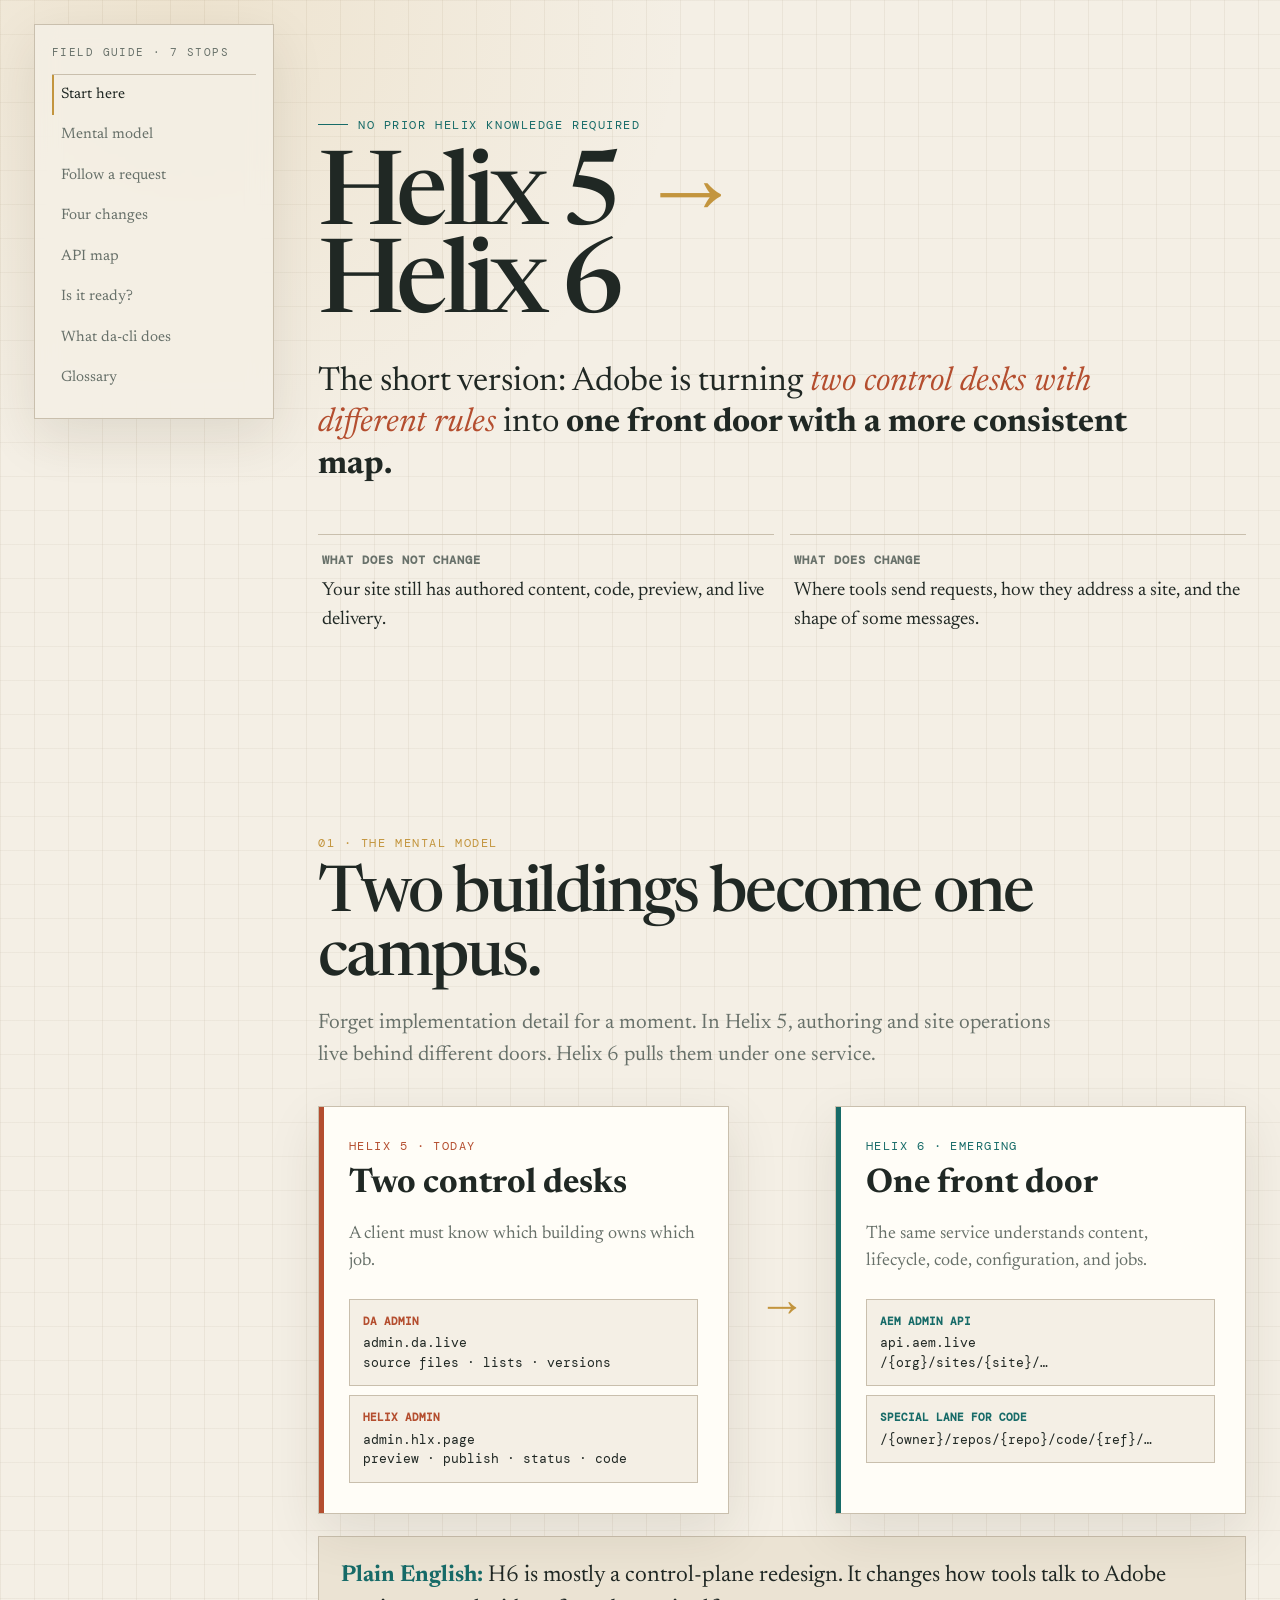
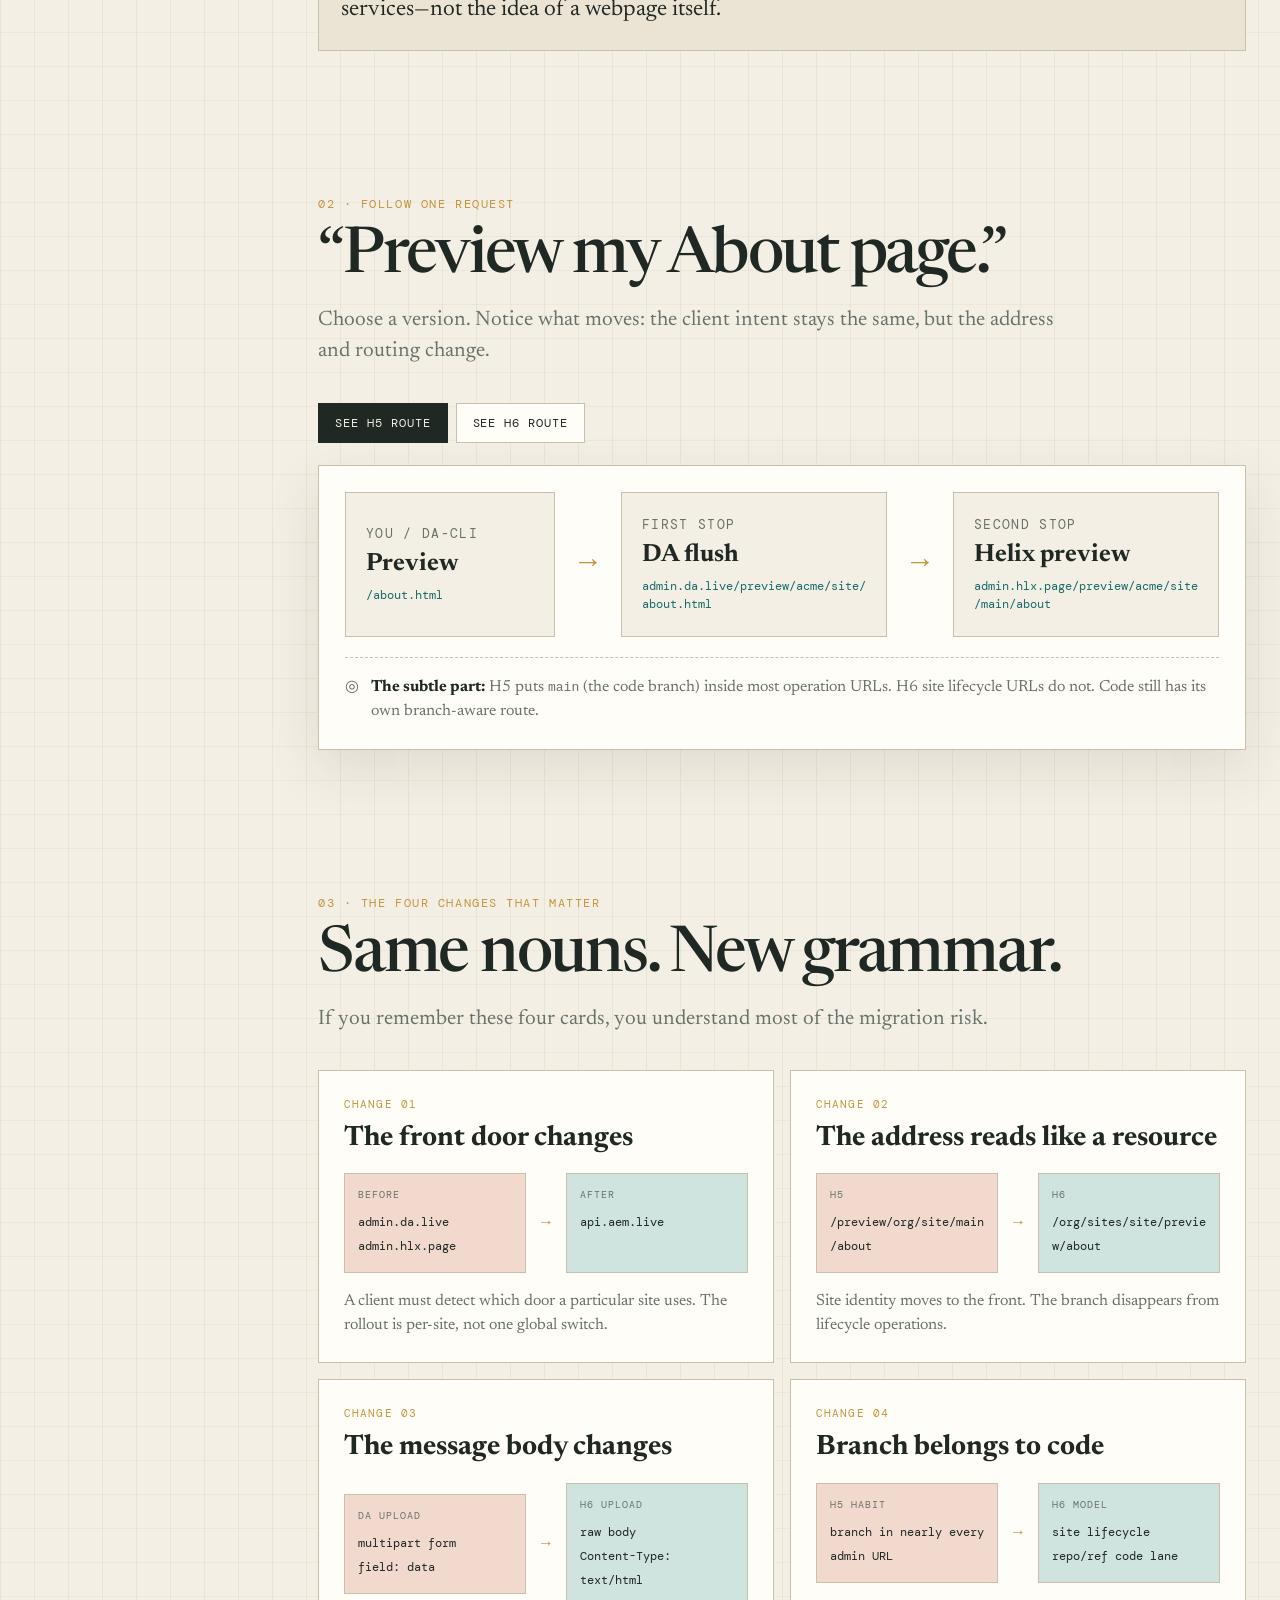
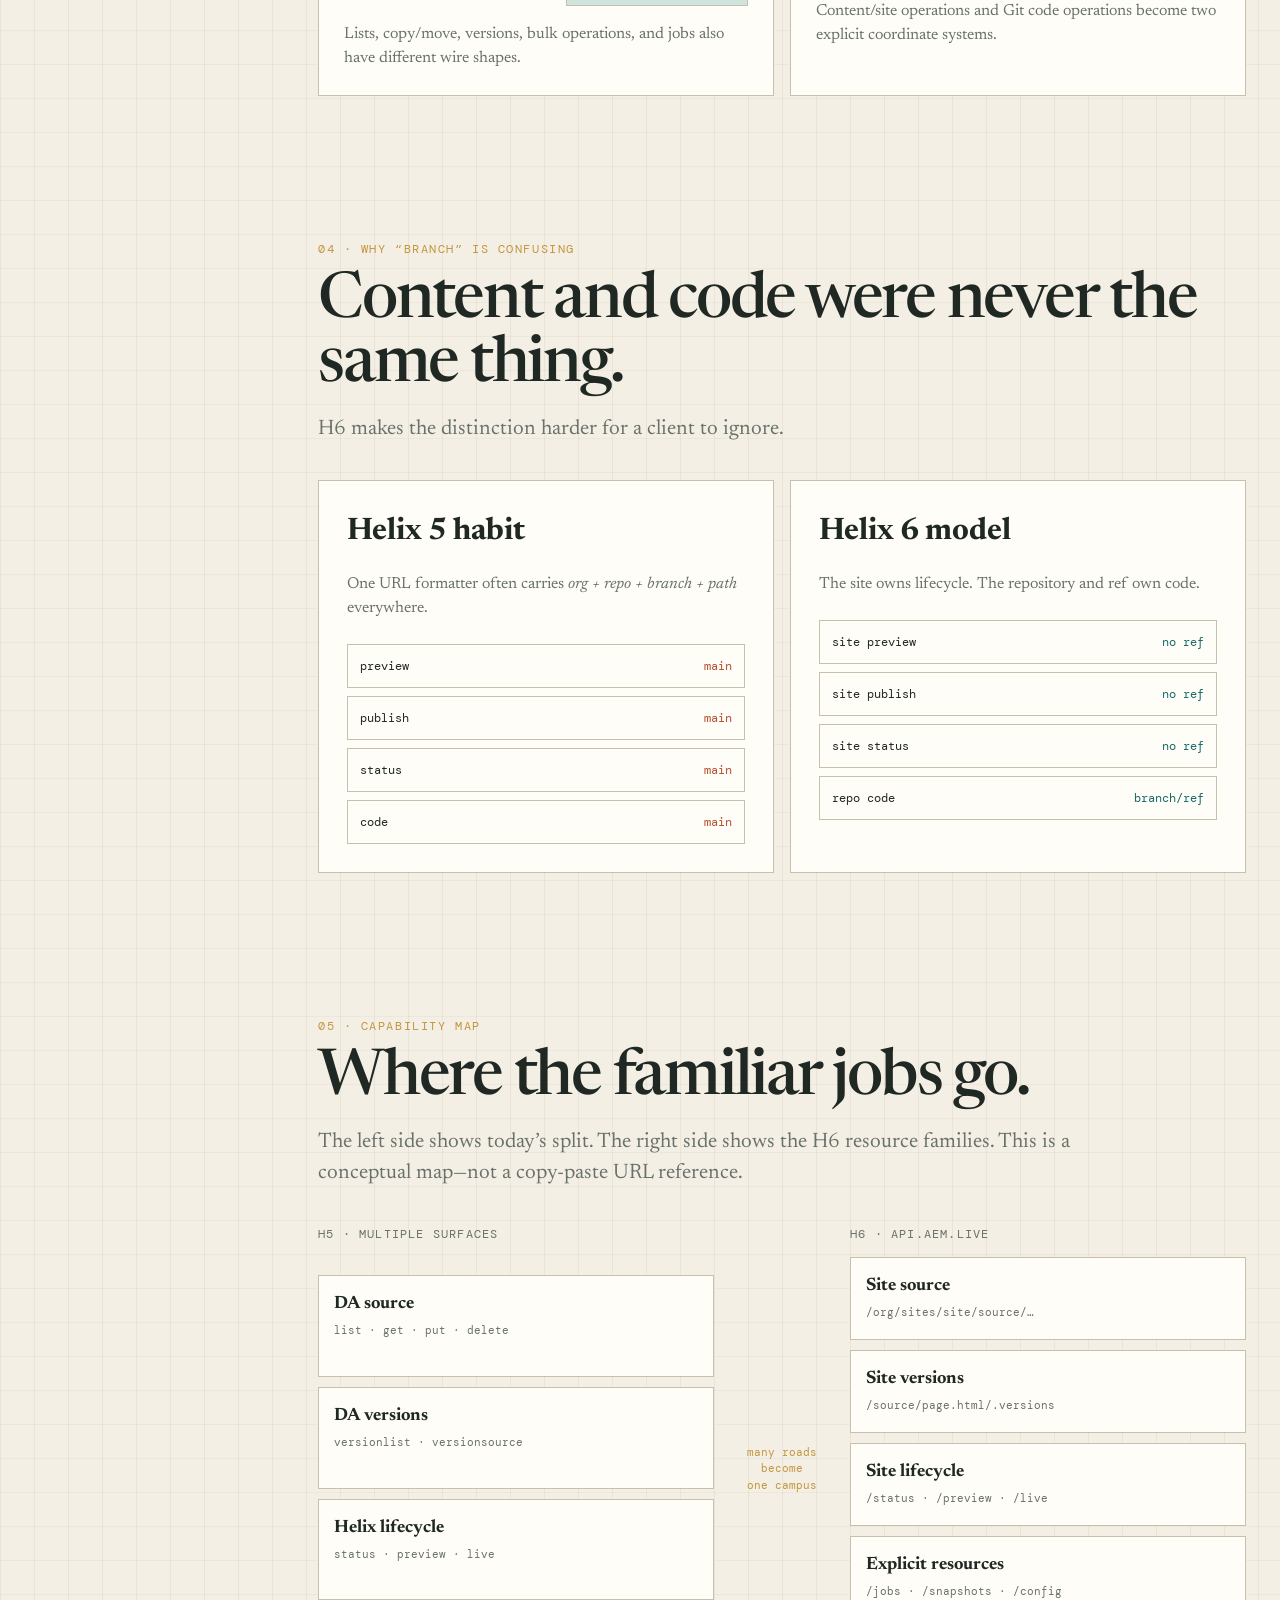
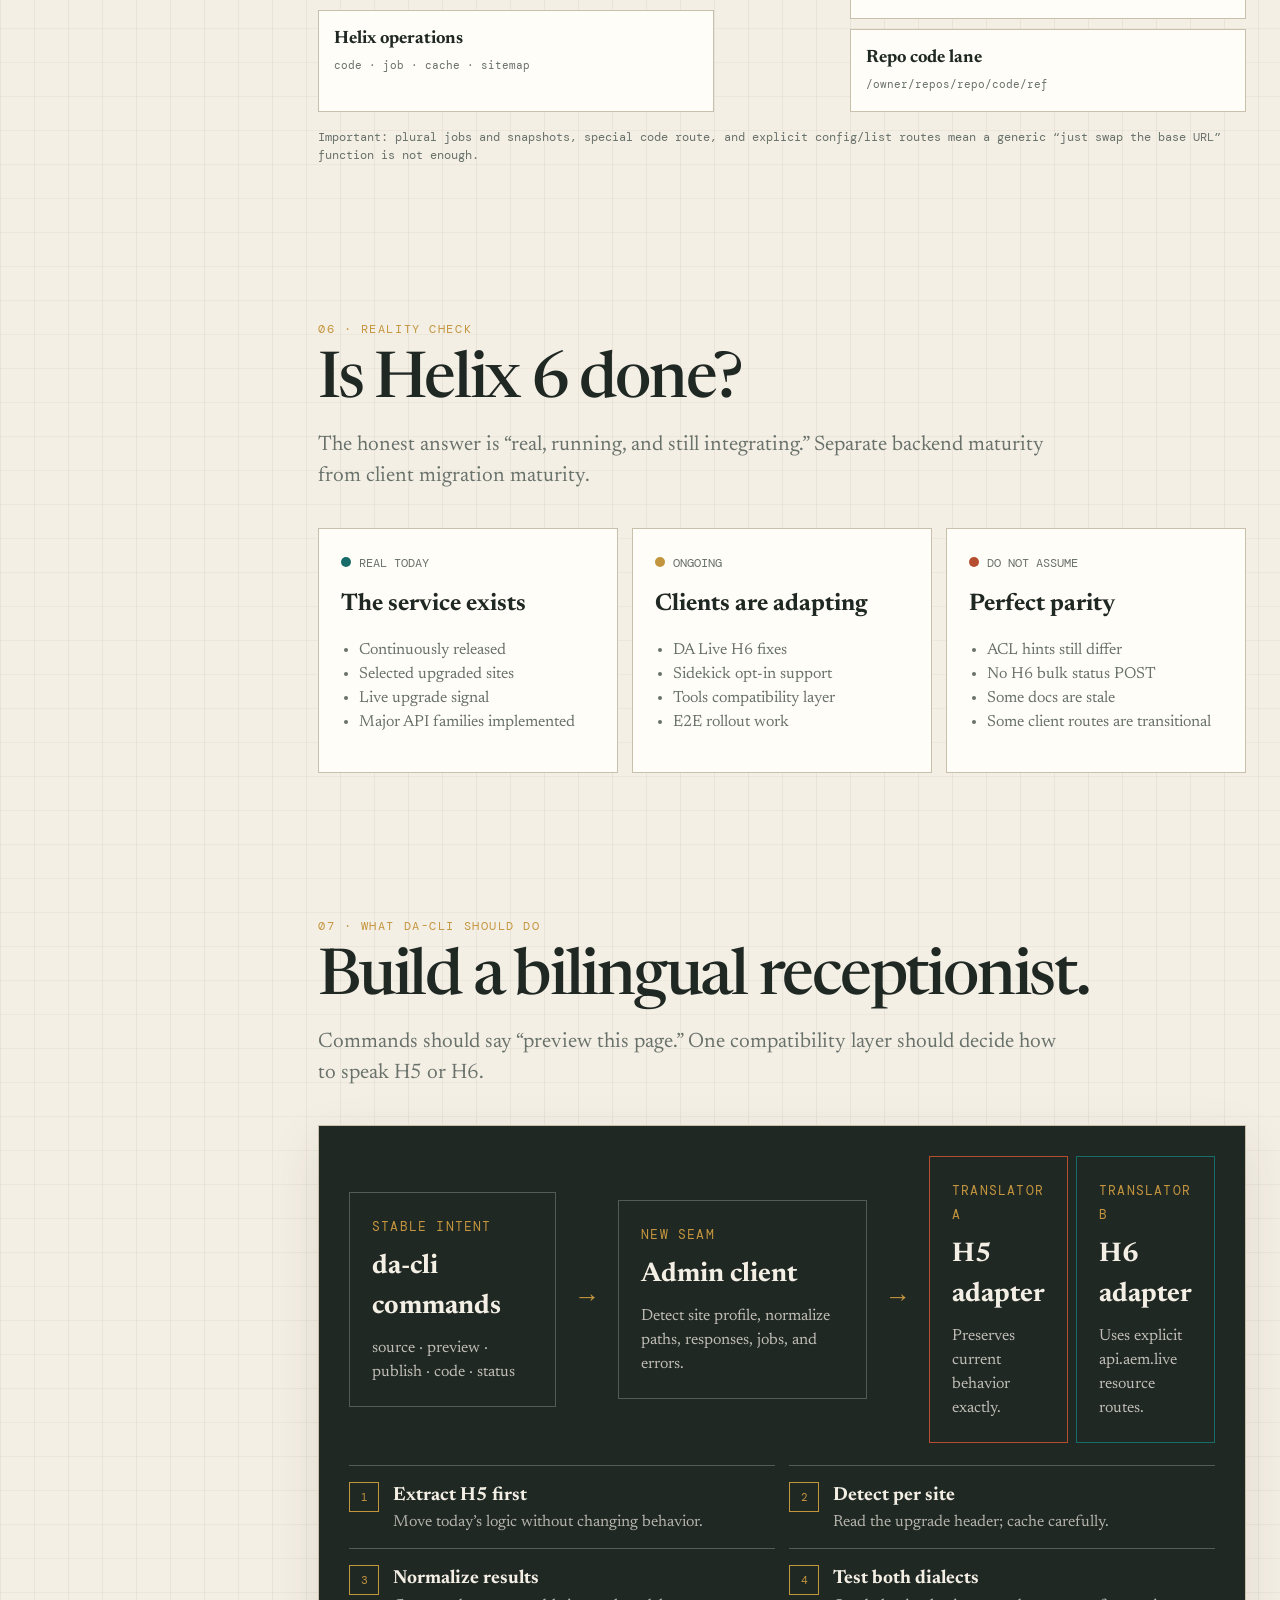
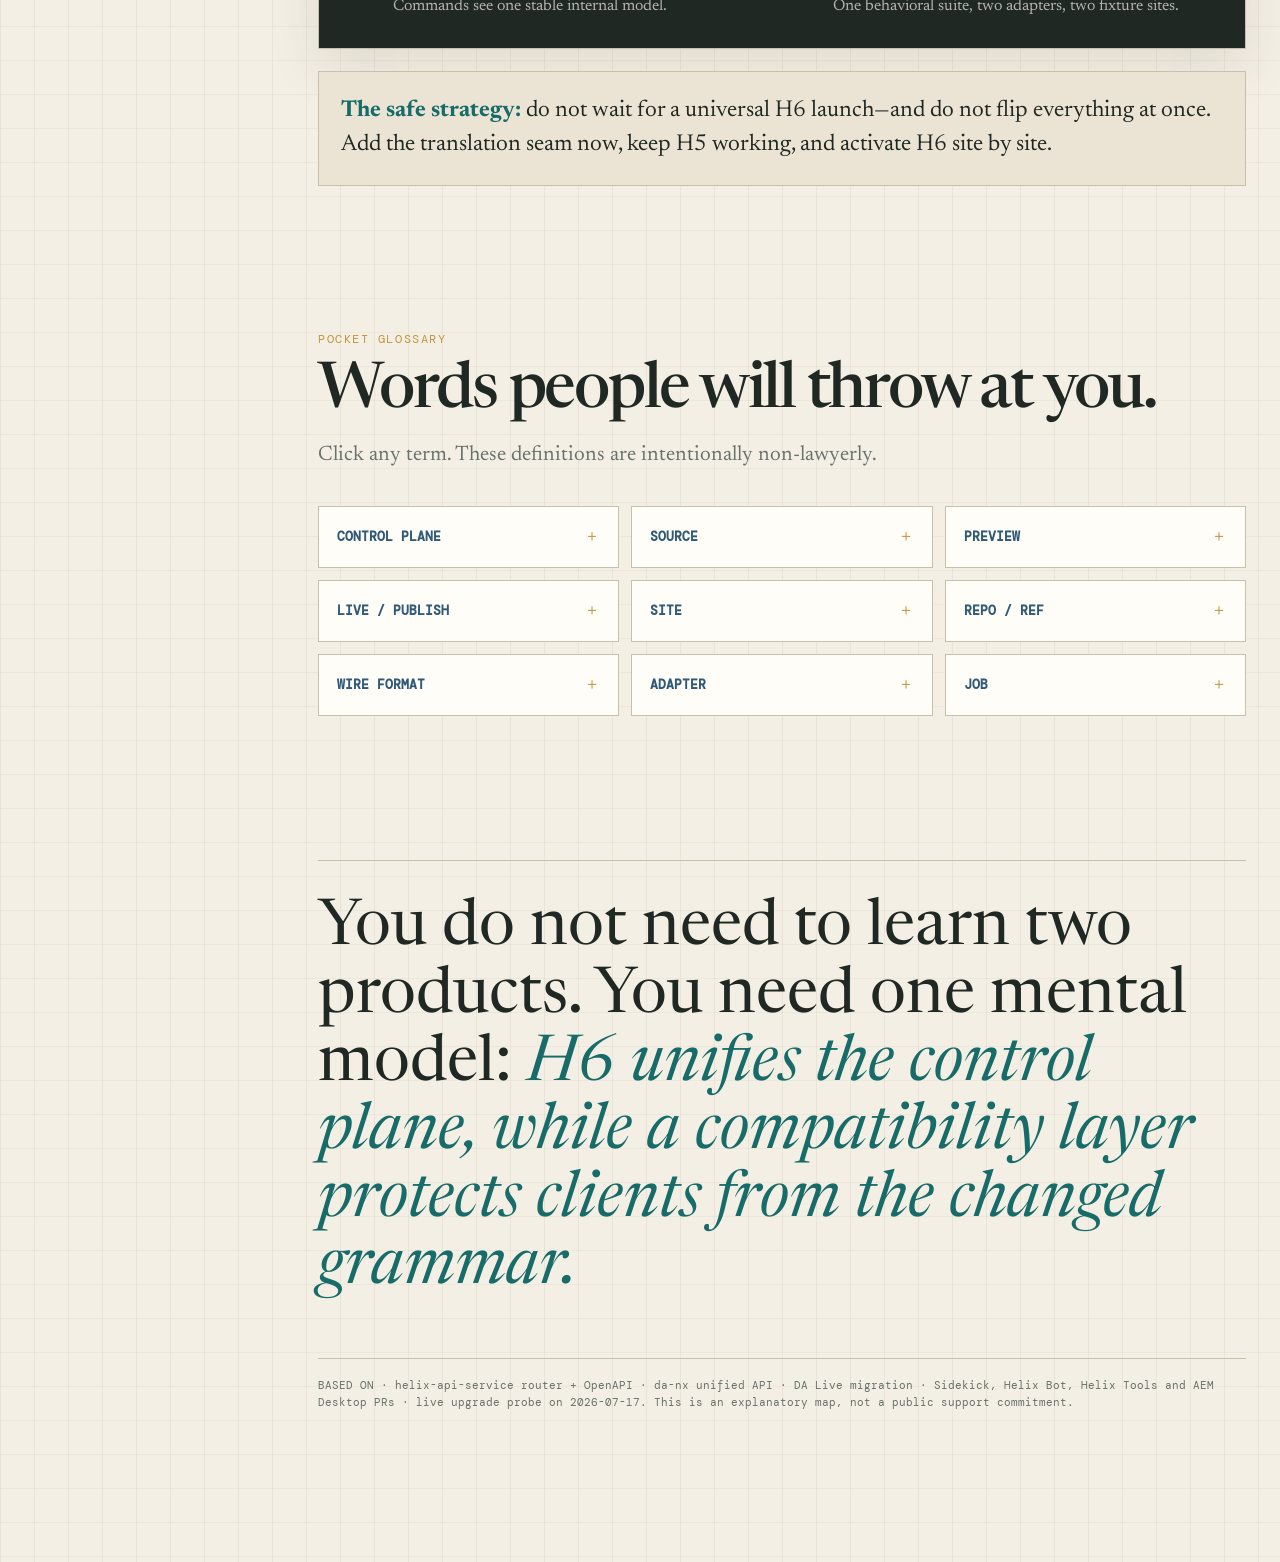
<file: visuals/helix-5-to-helix-6.html>
<!doctype html>
<html lang="en">
<head>
<meta charset="utf-8">
<meta name="viewport" content="width=device-width,initial-scale=1">
<meta name="color-scheme" content="light dark">
<title>Helix 5 → Helix 6 — the “I know nothing” field guide</title>
<link rel="preconnect" href="https://fonts.googleapis.com">
<link rel="preconnect" href="https://fonts.gstatic.com" crossorigin>
<link href="https://fonts.googleapis.com/css2?family=DM+Mono:wght@400;500&family=Newsreader:opsz,wght@6..72,400;6..72,500;6..72,650&display=swap" rel="stylesheet">
<style>
:root{
  --paper:#f4efe5;--paper-2:#ebe3d3;--ink:#202824;--muted:#68716a;--line:#c9bfad;
  --h5:#b44e2f;--h5-soft:#f1d9ce;--h6:#176b68;--h6-soft:#cfe4de;--gold:#c3953e;
  --blue:#315a78;--white:#fffdf7;--shadow:0 18px 50px rgba(48,39,24,.10);
  --serif:"Newsreader",Georgia,serif;--mono:"DM Mono",ui-monospace,monospace;
}
@media(prefers-color-scheme:dark){:root{
  --paper:#17201d;--paper-2:#202b27;--ink:#f1ebdf;--muted:#aeb8b0;--line:#3d4b45;
  --h5:#e78361;--h5-soft:#4b2d24;--h6:#69c7bd;--h6-soft:#193d39;--gold:#e0b967;
  --blue:#83adc9;--white:#222c28;--shadow:0 18px 55px rgba(0,0,0,.25);
}}
*{box-sizing:border-box}html{scroll-behavior:smooth}body{margin:0;background:
  radial-gradient(circle at 15% 0%,color-mix(in srgb,var(--gold) 13%,transparent),transparent 31rem),
  linear-gradient(90deg,color-mix(in srgb,var(--line) 24%,transparent) 1px,transparent 1px),
  linear-gradient(color-mix(in srgb,var(--line) 18%,transparent) 1px,transparent 1px),var(--paper);
  background-size:auto,34px 34px,34px 34px,auto;color:var(--ink);font-family:var(--serif);line-height:1.5}
button,a{font:inherit}button{color:inherit}.shell{display:grid;grid-template-columns:240px minmax(0,1fr);gap:44px;max-width:1440px;margin:auto;padding:24px 34px 80px}
nav{position:sticky;top:22px;height:max-content;border:1px solid var(--line);background:color-mix(in srgb,var(--paper) 88%,transparent);backdrop-filter:blur(12px);padding:19px 17px;box-shadow:var(--shadow)}
.nav-mark{font-family:var(--mono);font-size:11px;letter-spacing:.13em;text-transform:uppercase;color:var(--muted);padding-bottom:13px;border-bottom:1px solid var(--line)}
nav a{display:block;text-decoration:none;color:var(--muted);padding:9px 7px;border-left:2px solid transparent;font-size:15px}nav a:hover,nav a.active{color:var(--ink);border-color:var(--gold)}
main{min-width:0}.hero{min-height:82vh;display:flex;flex-direction:column;justify-content:center;padding:50px 0 70px}.embedded .hero{min-height:780px}
.eyebrow{font-family:var(--mono);text-transform:uppercase;letter-spacing:.13em;font-size:12px;color:var(--h6);display:flex;align-items:center;gap:10px}.eyebrow:before{content:"";width:30px;height:1px;background:currentColor}
h1{font-size:clamp(54px,8vw,116px);line-height:.86;letter-spacing:-.055em;margin:22px 0 30px;max-width:1040px;font-weight:500}h1 .arrow{color:var(--gold);font-style:italic}.lede{font-size:clamp(22px,2.6vw,34px);line-height:1.25;max-width:820px;margin:0}.lede em{color:var(--h5)}
.hero-bottom{display:grid;grid-template-columns:1fr 1fr;gap:16px;margin-top:48px}.truth{border-top:1px solid var(--line);padding:16px 4px}.truth b{font-family:var(--mono);font-size:12px;text-transform:uppercase;letter-spacing:.08em;display:block;color:var(--muted);margin-bottom:8px}.truth span{font-size:19px}
section{padding:72px 0;scroll-margin-top:35px}.section-kicker{font-family:var(--mono);font-size:12px;color:var(--gold);letter-spacing:.13em;text-transform:uppercase}.section-head{font-size:clamp(38px,5vw,68px);line-height:1;letter-spacing:-.035em;margin:12px 0 16px;font-weight:500}.section-intro{font-size:21px;color:var(--muted);max-width:760px;margin:0 0 35px}
.big-idea{display:grid;grid-template-columns:1fr 70px 1fr;gap:18px;align-items:stretch}.era{border:1px solid var(--line);background:var(--white);padding:30px;box-shadow:var(--shadow);position:relative;overflow:hidden}.era:before{content:"";position:absolute;inset:0 auto 0 0;width:5px;background:var(--era)}.era.h5{--era:var(--h5)}.era.h6{--era:var(--h6)}.era-label{font-family:var(--mono);font-size:12px;letter-spacing:.12em;text-transform:uppercase;color:var(--era)}.era h3{font-size:34px;line-height:1.05;margin:12px 0}.era p{font-size:18px;color:var(--muted)}.building{display:grid;gap:9px;margin-top:24px}.door{font-family:var(--mono);font-size:13px;border:1px solid var(--line);padding:13px;background:var(--paper)}.door strong{display:block;color:var(--era);font-size:11px;margin-bottom:4px;text-transform:uppercase}.merge-arrow{display:grid;place-items:center;font-size:48px;color:var(--gold)}
.caption{font-family:var(--mono);font-size:12px;color:var(--muted);margin-top:16px}.plain-box{border:1px solid var(--line);background:var(--paper-2);padding:22px;margin-top:22px;font-size:23px}.plain-box strong{color:var(--h6)}
.switcher{display:flex;gap:8px;margin:0 0 22px}.switcher button{border:1px solid var(--line);padding:10px 16px;background:var(--white);cursor:pointer;font-family:var(--mono);font-size:12px;text-transform:uppercase;letter-spacing:.08em}.switcher button[aria-pressed=true]{background:var(--ink);color:var(--paper);border-color:var(--ink)}
.request-stage{border:1px solid var(--line);background:var(--white);padding:26px;box-shadow:var(--shadow)}.route{display:grid;grid-template-columns:210px 50px minmax(220px,1fr) 50px minmax(220px,1fr);align-items:center;gap:8px}.route-node{min-height:145px;border:1px solid var(--line);padding:20px;display:flex;flex-direction:column;justify-content:center;background:var(--paper)}.route-node small{font-family:var(--mono);text-transform:uppercase;letter-spacing:.1em;color:var(--muted)}.route-node b{font-size:25px;line-height:1.1;margin:7px 0}.route-node code{font-family:var(--mono);font-size:12px;color:var(--h6);overflow-wrap:anywhere}.route-arrow{text-align:center;font-size:30px;color:var(--gold)}.route-note{display:flex;gap:12px;align-items:flex-start;margin-top:20px;padding-top:17px;border-top:1px dashed var(--line);color:var(--muted)}.route-note b{color:var(--ink)}
.change-grid{display:grid;grid-template-columns:repeat(2,1fr);gap:16px}.change{border:1px solid var(--line);background:var(--white);padding:25px;position:relative}.change-num{font-family:var(--mono);font-size:11px;color:var(--gold);letter-spacing:.1em}.change h3{font-size:28px;line-height:1.1;margin:10px 0}.before-after{display:grid;grid-template-columns:1fr 28px 1fr;align-items:center;gap:6px;margin:20px 0 12px}.mini{padding:13px;border:1px solid var(--line);min-height:100px}.mini.old{background:var(--h5-soft)}.mini.new{background:var(--h6-soft)}.mini label{display:block;font-family:var(--mono);font-size:10px;letter-spacing:.1em;text-transform:uppercase;color:var(--muted);margin-bottom:8px}.mini code{font-family:var(--mono);font-size:12px;overflow-wrap:anywhere}.mini-arrow{text-align:center;color:var(--gold)}.change p{color:var(--muted);margin-bottom:0}
.branch-rail{display:grid;grid-template-columns:1fr 1fr;gap:16px}.rail{border:1px solid var(--line);background:var(--white);padding:28px}.rail h3{font-size:31px;margin:0 0 8px}.rail p{color:var(--muted)}.stack{margin-top:24px;display:grid;gap:8px}.pill{font-family:var(--mono);font-size:12px;border:1px solid var(--line);padding:12px;display:flex;justify-content:space-between;gap:10px}.pill .ref{color:var(--h5)}.h6 .pill .ref{color:var(--h6)}
.map{position:relative;display:grid;grid-template-columns:1fr 100px 1fr;gap:18px}.map-col{display:grid;gap:10px}.map-title{font-family:var(--mono);font-size:12px;text-transform:uppercase;letter-spacing:.1em;color:var(--muted);margin-bottom:4px}.map-card{border:1px solid var(--line);background:var(--white);padding:15px}.map-card b{display:block;font-size:18px}.map-card code{font-family:var(--mono);font-size:11px;color:var(--muted)}.map-mid{display:grid;place-items:center;color:var(--gold);font-family:var(--mono);font-size:11px;text-align:center}.map-mid:before{content:"many roads\A become\A one campus";white-space:pre}
.status-board{display:grid;grid-template-columns:repeat(3,1fr);gap:14px}.status-card{border:1px solid var(--line);background:var(--white);padding:22px}.status-card .dot{width:10px;height:10px;border-radius:50%;display:inline-block;margin-right:8px}.dot.good{background:var(--h6)}.dot.warn{background:var(--gold)}.dot.bad{background:var(--h5)}.status-card h3{font-size:24px;margin:11px 0}.status-card ul{padding-left:18px;color:var(--muted)}
.adapter{border:1px solid var(--line);background:var(--ink);color:var(--paper);padding:30px;box-shadow:var(--shadow)}.adapter-flow{display:grid;grid-template-columns:1fr 48px 1.2fr 48px 1fr;align-items:center;gap:7px}.adapter-box{border:1px solid color-mix(in srgb,var(--paper) 25%,transparent);padding:22px;min-height:150px}.adapter-box small{font-family:var(--mono);color:var(--gold);text-transform:uppercase;letter-spacing:.09em}.adapter-box h3{font-size:27px;margin:8px 0}.adapter-box p{color:color-mix(in srgb,var(--paper) 75%,transparent);margin:0}.adapter-arrow{text-align:center;color:var(--gold);font-size:26px}.adapter-split{display:grid;grid-template-columns:1fr 1fr;gap:8px}.adapter-split .adapter-box:first-child{border-color:var(--h5)}.adapter-split .adapter-box:last-child{border-color:var(--h6)}
.steps{counter-reset:steps;display:grid;grid-template-columns:repeat(2,1fr);gap:14px;margin-top:22px}.step{counter-increment:steps;border-top:1px solid color-mix(in srgb,var(--paper) 25%,transparent);padding:16px 0 0 44px;position:relative}.step:before{content:counter(steps);position:absolute;left:0;top:16px;width:28px;height:28px;border:1px solid var(--gold);display:grid;place-items:center;font-family:var(--mono);font-size:11px;color:var(--gold)}.step b{display:block;font-size:19px}.step span{color:color-mix(in srgb,var(--paper) 70%,transparent)}
.glossary{display:grid;grid-template-columns:repeat(3,1fr);gap:12px}.term{border:1px solid var(--line);background:var(--white)}.term button{width:100%;text-align:left;border:0;background:none;padding:18px;cursor:pointer}.term b{font-family:var(--mono);font-size:13px;color:var(--blue)}.term span{float:right;color:var(--gold)}.definition{display:none;padding:0 18px 18px;color:var(--muted)}.term.open .definition{display:block}.term.open button span{transform:rotate(45deg)}
.bottom-line{font-size:clamp(36px,5vw,64px);line-height:1.06;border-top:1px solid var(--line);padding-top:35px}.bottom-line em{color:var(--h6)}
.source-note{font-family:var(--mono);font-size:11px;color:var(--muted);border-top:1px solid var(--line);padding-top:18px;margin-top:55px}
[data-view]{display:none}[data-view].show{display:grid}
@media(max-width:980px){.shell{grid-template-columns:1fr;padding:0 20px 60px}nav{z-index:10;top:0;margin:0 -20px;padding:10px 20px;display:flex;gap:4px;overflow:auto;white-space:nowrap;border-width:0 0 1px}.nav-mark{display:none}nav a{display:inline-block;border-left:0;border-bottom:2px solid transparent}.hero{min-height:auto;padding-top:80px}.big-idea{grid-template-columns:1fr}.merge-arrow{transform:rotate(90deg)}.route{grid-template-columns:1fr}.route-arrow{transform:rotate(90deg)}.change-grid,.branch-rail,.status-board,.glossary{grid-template-columns:1fr 1fr}.adapter-flow{grid-template-columns:1fr}.adapter-arrow{transform:rotate(90deg)}.map{grid-template-columns:1fr 54px 1fr}}
@media(max-width:640px){h1{font-size:56px}.hero-bottom,.change-grid,.branch-rail,.status-board,.glossary,.steps,.adapter-split{grid-template-columns:1fr}.map{grid-template-columns:1fr}.map-mid{padding:14px}.map-mid:before{content:"↓ unified under api.aem.live ↓"}.before-after{grid-template-columns:1fr}.mini-arrow{transform:rotate(90deg)}.era,.request-stage,.adapter{padding:20px}.section-head{font-size:43px}.shell{padding-left:15px;padding-right:15px}nav{margin:0 -15px;padding-left:15px}.route-node{min-height:auto}}
@media(prefers-reduced-motion:no-preference){.hero>*{animation:rise .65s both}.hero>*:nth-child(2){animation-delay:.08s}.hero>*:nth-child(3){animation-delay:.16s}.hero>*:nth-child(4){animation-delay:.24s}.change,.status-card,.term{transition:transform .2s ease,box-shadow .2s ease}.change:hover,.status-card:hover,.term:hover{transform:translateY(-3px);box-shadow:var(--shadow)}@keyframes rise{from{opacity:0;transform:translateY(18px)}to{opacity:1;transform:none}}}
</style>
</head>
<body>
<div class="shell">
<nav aria-label="Explainer sections">
  <div class="nav-mark">Field guide · 7 stops</div>
  <a href="#start">Start here</a><a href="#mental-model">Mental model</a><a href="#request">Follow a request</a><a href="#changes">Four changes</a><a href="#map">API map</a><a href="#readiness">Is it ready?</a><a href="#cli">What da-cli does</a><a href="#glossary">Glossary</a>
</nav>
<main>
<header class="hero" id="start">
  <div class="eyebrow">No prior Helix knowledge required</div>
  <h1>Helix 5 <span class="arrow">→</span><br>Helix 6</h1>
  <p class="lede">The short version: Adobe is turning <em>two control desks with different rules</em> into <strong>one front door with a more consistent map.</strong></p>
  <div class="hero-bottom">
    <div class="truth"><b>What does not change</b><span>Your site still has authored content, code, preview, and live delivery.</span></div>
    <div class="truth"><b>What does change</b><span>Where tools send requests, how they address a site, and the shape of some messages.</span></div>
  </div>
</header>

<section id="mental-model">
  <div class="section-kicker">01 · The mental model</div>
  <h2 class="section-head">Two buildings become one campus.</h2>
  <p class="section-intro">Forget implementation detail for a moment. In Helix 5, authoring and site operations live behind different doors. Helix 6 pulls them under one service.</p>
  <div class="big-idea">
    <article class="era h5">
      <div class="era-label">Helix 5 · today</div><h3>Two control desks</h3>
      <p>A client must know which building owns which job.</p>
      <div class="building">
        <div class="door"><strong>DA Admin</strong>admin.da.live<br>source files · lists · versions</div>
        <div class="door"><strong>Helix Admin</strong>admin.hlx.page<br>preview · publish · status · code</div>
      </div>
    </article>
    <div class="merge-arrow" aria-hidden="true">→</div>
    <article class="era h6">
      <div class="era-label">Helix 6 · emerging</div><h3>One front door</h3>
      <p>The same service understands content, lifecycle, code, configuration, and jobs.</p>
      <div class="building">
        <div class="door"><strong>AEM Admin API</strong>api.aem.live<br>/{org}/sites/{site}/…</div>
        <div class="door"><strong>Special lane for code</strong>/{owner}/repos/{repo}/code/{ref}/…</div>
      </div>
    </article>
  </div>
  <div class="plain-box"><strong>Plain English:</strong> H6 is mostly a control-plane redesign. It changes how tools talk to Adobe services—not the idea of a webpage itself.</div>
</section>

<section id="request">
  <div class="section-kicker">02 · Follow one request</div>
  <h2 class="section-head">“Preview my About page.”</h2>
  <p class="section-intro">Choose a version. Notice what moves: the client intent stays the same, but the address and routing change.</p>
  <div class="switcher" role="group" aria-label="Select Helix version">
    <button id="show-h5" aria-pressed="true">See H5 route</button><button id="show-h6" aria-pressed="false">See H6 route</button>
  </div>
  <div class="request-stage">
    <div class="route show" data-view="h5">
      <div class="route-node"><small>You / da-cli</small><b>Preview</b><code>/about.html</code></div><div class="route-arrow">→</div>
      <div class="route-node"><small>First stop</small><b>DA flush</b><code>admin.da.live/preview/acme/site/about.html</code></div><div class="route-arrow">→</div>
      <div class="route-node"><small>Second stop</small><b>Helix preview</b><code>admin.hlx.page/preview/acme/site/main/about</code></div>
    </div>
    <div class="route" data-view="h6">
      <div class="route-node"><small>You / da-cli</small><b>Preview</b><code>/about.html</code></div><div class="route-arrow">→</div>
      <div class="route-node"><small>One front door</small><b>Site preview</b><code>api.aem.live/acme/sites/site/preview/about</code></div><div class="route-arrow">→</div>
      <div class="route-node"><small>Result</small><b>Status + links</b><code>webPath · preview · live · jobs</code></div>
    </div>
    <div class="route-note"><span>◎</span><div><b>The subtle part:</b> H5 puts <code>main</code> (the code branch) inside most operation URLs. H6 site lifecycle URLs do not. Code still has its own branch-aware route.</div></div>
  </div>
</section>

<section id="changes">
  <div class="section-kicker">03 · The four changes that matter</div>
  <h2 class="section-head">Same nouns. New grammar.</h2>
  <p class="section-intro">If you remember these four cards, you understand most of the migration risk.</p>
  <div class="change-grid">
    <article class="change"><div class="change-num">CHANGE 01</div><h3>The front door changes</h3>
      <div class="before-after"><div class="mini old"><label>Before</label><code>admin.da.live<br>admin.hlx.page</code></div><div class="mini-arrow">→</div><div class="mini new"><label>After</label><code>api.aem.live</code></div></div>
      <p>A client must detect which door a particular site uses. The rollout is per-site, not one global switch.</p></article>
    <article class="change"><div class="change-num">CHANGE 02</div><h3>The address reads like a resource</h3>
      <div class="before-after"><div class="mini old"><label>H5</label><code>/preview/org/site/main/about</code></div><div class="mini-arrow">→</div><div class="mini new"><label>H6</label><code>/org/sites/site/preview/about</code></div></div>
      <p>Site identity moves to the front. The branch disappears from lifecycle operations.</p></article>
    <article class="change"><div class="change-num">CHANGE 03</div><h3>The message body changes</h3>
      <div class="before-after"><div class="mini old"><label>DA upload</label><code>multipart form<br>field: data</code></div><div class="mini-arrow">→</div><div class="mini new"><label>H6 upload</label><code>raw body<br>Content-Type: text/html</code></div></div>
      <p>Lists, copy/move, versions, bulk operations, and jobs also have different wire shapes.</p></article>
    <article class="change"><div class="change-num">CHANGE 04</div><h3>Branch belongs to code</h3>
      <div class="before-after"><div class="mini old"><label>H5 habit</label><code>branch in nearly every admin URL</code></div><div class="mini-arrow">→</div><div class="mini new"><label>H6 model</label><code>site lifecycle<br>repo/ref code lane</code></div></div>
      <p>Content/site operations and Git code operations become two explicit coordinate systems.</p></article>
  </div>
</section>

<section id="branch">
  <div class="section-kicker">04 · Why “branch” is confusing</div>
  <h2 class="section-head">Content and code were never the same thing.</h2>
  <p class="section-intro">H6 makes the distinction harder for a client to ignore.</p>
  <div class="branch-rail">
    <article class="rail"><h3>Helix 5 habit</h3><p>One URL formatter often carries <em>org + repo + branch + path</em> everywhere.</p><div class="stack"><div class="pill"><span>preview</span><span class="ref">main</span></div><div class="pill"><span>publish</span><span class="ref">main</span></div><div class="pill"><span>status</span><span class="ref">main</span></div><div class="pill"><span>code</span><span class="ref">main</span></div></div></article>
    <article class="rail h6"><h3>Helix 6 model</h3><p>The site owns lifecycle. The repository and ref own code.</p><div class="stack"><div class="pill"><span>site preview</span><span class="ref">no ref</span></div><div class="pill"><span>site publish</span><span class="ref">no ref</span></div><div class="pill"><span>site status</span><span class="ref">no ref</span></div><div class="pill"><span>repo code</span><span class="ref">branch/ref</span></div></div></article>
  </div>
</section>

<section id="map">
  <div class="section-kicker">05 · Capability map</div>
  <h2 class="section-head">Where the familiar jobs go.</h2>
  <p class="section-intro">The left side shows today’s split. The right side shows the H6 resource families. This is a conceptual map—not a copy-paste URL reference.</p>
  <div class="map">
    <div class="map-col"><div class="map-title">H5 · multiple surfaces</div>
      <div class="map-card"><b>DA source</b><code>list · get · put · delete</code></div><div class="map-card"><b>DA versions</b><code>versionlist · versionsource</code></div><div class="map-card"><b>Helix lifecycle</b><code>status · preview · live</code></div><div class="map-card"><b>Helix operations</b><code>code · job · cache · sitemap</code></div>
    </div>
    <div class="map-mid" aria-hidden="true"></div>
    <div class="map-col"><div class="map-title">H6 · api.aem.live</div>
      <div class="map-card"><b>Site source</b><code>/org/sites/site/source/…</code></div><div class="map-card"><b>Site versions</b><code>/source/page.html/.versions</code></div><div class="map-card"><b>Site lifecycle</b><code>/status · /preview · /live</code></div><div class="map-card"><b>Explicit resources</b><code>/jobs · /snapshots · /config</code></div><div class="map-card"><b>Repo code lane</b><code>/owner/repos/repo/code/ref</code></div>
    </div>
  </div>
  <p class="caption">Important: plural jobs and snapshots, special code route, and explicit config/list routes mean a generic “just swap the base URL” function is not enough.</p>
</section>

<section id="readiness">
  <div class="section-kicker">06 · Reality check</div>
  <h2 class="section-head">Is Helix 6 done?</h2>
  <p class="section-intro">The honest answer is “real, running, and still integrating.” Separate backend maturity from client migration maturity.</p>
  <div class="status-board">
    <article class="status-card"><span class="dot good"></span><span class="caption">REAL TODAY</span><h3>The service exists</h3><ul><li>Continuously released</li><li>Selected upgraded sites</li><li>Live upgrade signal</li><li>Major API families implemented</li></ul></article>
    <article class="status-card"><span class="dot warn"></span><span class="caption">ONGOING</span><h3>Clients are adapting</h3><ul><li>DA Live H6 fixes</li><li>Sidekick opt-in support</li><li>Tools compatibility layer</li><li>E2E rollout work</li></ul></article>
    <article class="status-card"><span class="dot bad"></span><span class="caption">DO NOT ASSUME</span><h3>Perfect parity</h3><ul><li>ACL hints still differ</li><li>No H6 bulk status POST</li><li>Some docs are stale</li><li>Some client routes are transitional</li></ul></article>
  </div>
</section>

<section id="cli">
  <div class="section-kicker">07 · What da-cli should do</div>
  <h2 class="section-head">Build a bilingual receptionist.</h2>
  <p class="section-intro">Commands should say “preview this page.” One compatibility layer should decide how to speak H5 or H6.</p>
  <div class="adapter">
    <div class="adapter-flow">
      <div class="adapter-box"><small>Stable intent</small><h3>da-cli commands</h3><p>source · preview · publish · code · status</p></div><div class="adapter-arrow">→</div>
      <div class="adapter-box"><small>New seam</small><h3>Admin client</h3><p>Detect site profile, normalize paths, responses, jobs, and errors.</p></div><div class="adapter-arrow">→</div>
      <div class="adapter-split"><div class="adapter-box"><small>Translator A</small><h3>H5 adapter</h3><p>Preserves current behavior exactly.</p></div><div class="adapter-box"><small>Translator B</small><h3>H6 adapter</h3><p>Uses explicit api.aem.live resource routes.</p></div></div>
    </div>
    <div class="steps"><div class="step"><b>Extract H5 first</b><span>Move today’s logic without changing behavior.</span></div><div class="step"><b>Detect per site</b><span>Read the upgrade header; cache carefully.</span></div><div class="step"><b>Normalize results</b><span>Commands see one stable internal model.</span></div><div class="step"><b>Test both dialects</b><span>One behavioral suite, two adapters, two fixture sites.</span></div></div>
  </div>
  <div class="plain-box"><strong>The safe strategy:</strong> do not wait for a universal H6 launch—and do not flip everything at once. Add the translation seam now, keep H5 working, and activate H6 site by site.</div>
</section>

<section id="glossary">
  <div class="section-kicker">Pocket glossary</div><h2 class="section-head">Words people will throw at you.</h2><p class="section-intro">Click any term. These definitions are intentionally non-lawyerly.</p>
  <div class="glossary">
    <article class="term"><button><b>CONTROL PLANE</b><span>＋</span></button><div class="definition">The APIs and tools that tell the platform what to do. It is not the webpage your visitor sees.</div></article>
    <article class="term"><button><b>SOURCE</b><span>＋</span></button><div class="definition">The authored document or data before it becomes a delivered webpage.</div></article>
    <article class="term"><button><b>PREVIEW</b><span>＋</span></button><div class="definition">Build or refresh the non-production representation used for review.</div></article>
    <article class="term"><button><b>LIVE / PUBLISH</b><span>＋</span></button><div class="definition">Promote prepared content to the public delivery tier.</div></article>
    <article class="term"><button><b>SITE</b><span>＋</span></button><div class="definition">The H6 lifecycle identity used for content, preview, publish, status, and configuration.</div></article>
    <article class="term"><button><b>REPO / REF</b><span>＋</span></button><div class="definition">The Git repository and branch/tag identity. In H6 it remains especially important for code.</div></article>
    <article class="term"><button><b>WIRE FORMAT</b><span>＋</span></button><div class="definition">The exact HTTP method, URL, headers, and body a client sends.</div></article>
    <article class="term"><button><b>ADAPTER</b><span>＋</span></button><div class="definition">A translator that lets one command work against different backend contracts.</div></article>
    <article class="term"><button><b>JOB</b><span>＋</span></button><div class="definition">A tracked unit of background work, such as a large preview or publish operation.</div></article>
  </div>
</section>

<section><div class="bottom-line">You do not need to learn two products. You need one mental model: <em>H6 unifies the control plane, while a compatibility layer protects clients from the changed grammar.</em></div>
  <div class="source-note">BASED ON · helix-api-service router + OpenAPI · da-nx unified API · DA Live migration · Sidekick, Helix Bot, Helix Tools and AEM Desktop PRs · live upgrade probe on 2026-07-17. This is an explanatory map, not a public support commitment.</div>
</section>
</main>
</div>
<script>
const buttons={h5:document.querySelector('#show-h5'),h6:document.querySelector('#show-h6')};
function setView(view){document.querySelectorAll('[data-view]').forEach(el=>el.classList.toggle('show',el.dataset.view===view));Object.entries(buttons).forEach(([key,btn])=>btn.setAttribute('aria-pressed',String(key===view)));}
buttons.h5.addEventListener('click',()=>setView('h5'));buttons.h6.addEventListener('click',()=>setView('h6'));
document.querySelectorAll('.term button').forEach(btn=>btn.addEventListener('click',()=>{const term=btn.closest('.term');term.classList.toggle('open');btn.setAttribute('aria-expanded',String(term.classList.contains('open')))}));
const links=[...document.querySelectorAll('nav a')],sections=links.map(a=>document.querySelector(a.getAttribute('href'))).filter(Boolean);
const observer=new IntersectionObserver(entries=>{const top=entries.filter(e=>e.isIntersecting).sort((a,b)=>b.intersectionRatio-a.intersectionRatio)[0];if(!top)return;links.forEach(a=>a.classList.toggle('active',a.getAttribute('href')==='#'+top.target.id));},{rootMargin:'-25% 0px -60% 0px',threshold:[0,.2,.5]});sections.forEach(s=>observer.observe(s));

if(window.parent!==window) document.body.classList.add('embedded');
const reportHeight=()=>window.parent.postMessage({type:'atlas-visual-height',height:document.documentElement.scrollHeight,path:location.pathname},location.origin);
new ResizeObserver(reportHeight).observe(document.documentElement);
window.addEventListener('load',reportHeight);
</script>
</body>
</html>
</file>
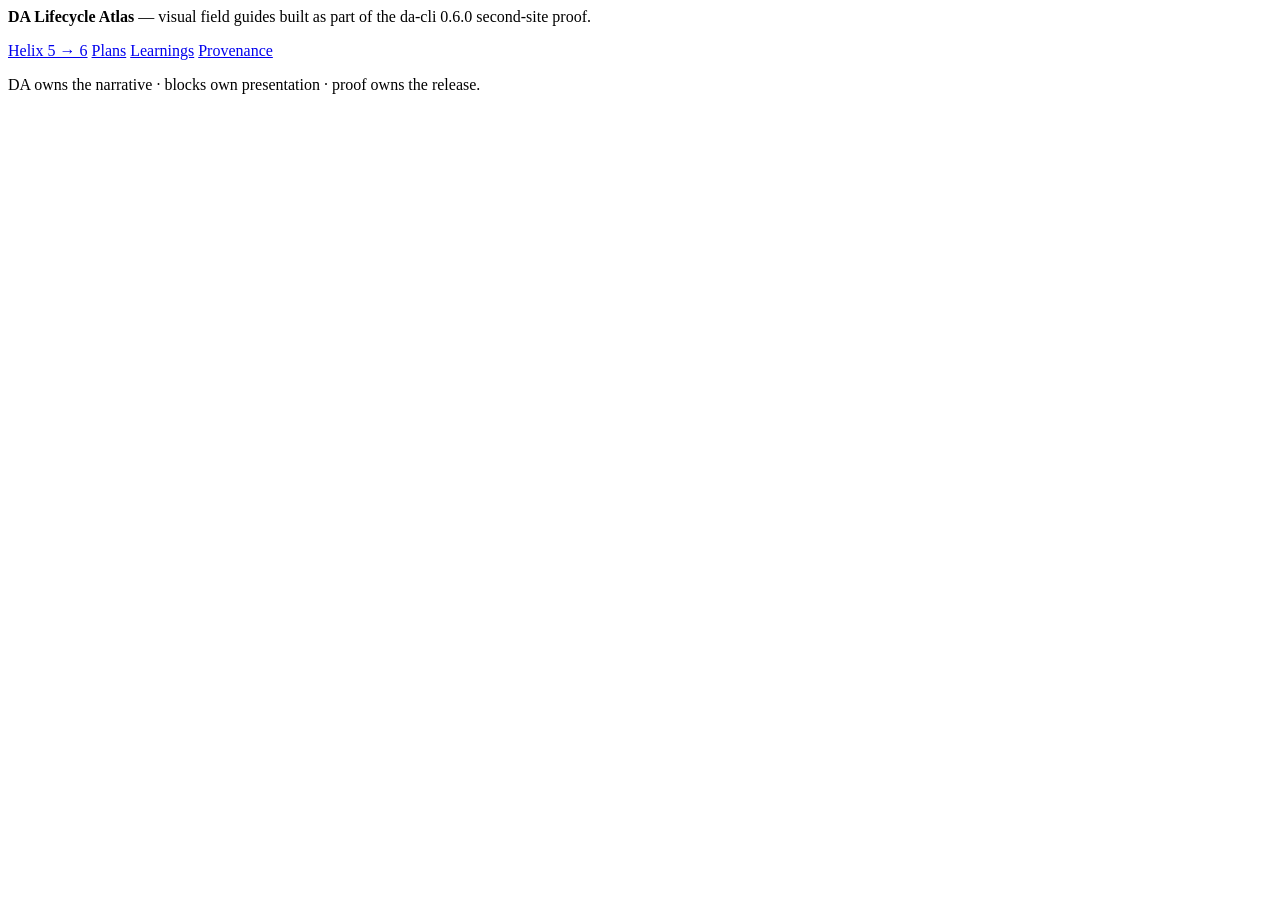
<file: atlas/fixtures/footer.html>
<body><header></header><main><div>
<p><strong>DA Lifecycle Atlas</strong> — visual field guides built as part of the da-cli 0.6.0 second-site proof.</p>
<p><a href="/explainers/helix-5-to-helix-6">Helix 5 → 6</a> <a href="/plans">Plans</a> <a href="/learnings">Learnings</a> <a href="/provenance">Provenance</a></p>
<p>DA owns the narrative · blocks own presentation · proof owns the release.</p>
</div></main><footer></footer></body>
</file>
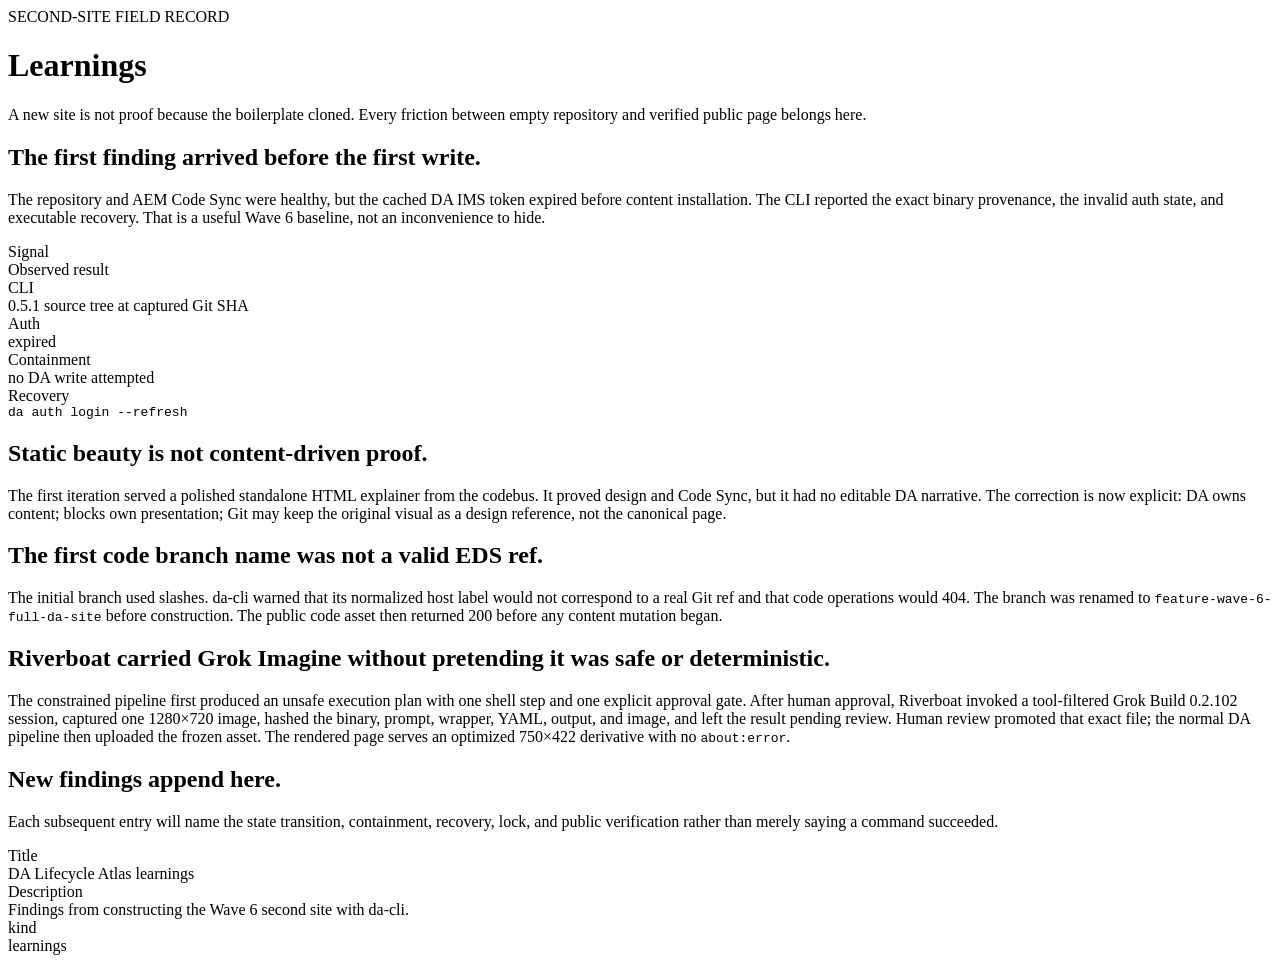
<file: atlas/fixtures/learnings.html>
<body><header></header><main>
<div><div class="atlas-hero"><div><div><p>SECOND-SITE FIELD RECORD</p><h1>Learnings</h1><p>A new site is not proof because the boilerplate cloned. Every friction between empty repository and verified public page belongs here.</p></div></div></div></div>
<div><h2>The first finding arrived before the first write.</h2><p>The repository and AEM Code Sync were healthy, but the cached DA IMS token expired before content installation. The CLI reported the exact binary provenance, the invalid auth state, and executable recovery. That is a useful Wave 6 baseline, not an inconvenience to hide.</p><div class="table"><div><div>Signal</div><div>Observed result</div></div><div><div>CLI</div><div>0.5.1 source tree at captured Git SHA</div></div><div><div>Auth</div><div>expired</div></div><div><div>Containment</div><div>no DA write attempted</div></div><div><div>Recovery</div><div><code>da auth login --refresh</code></div></div></div></div>
<div><h2>Static beauty is not content-driven proof.</h2><p>The first iteration served a polished standalone HTML explainer from the codebus. It proved design and Code Sync, but it had no editable DA narrative. The correction is now explicit: DA owns content; blocks own presentation; Git may keep the original visual as a design reference, not the canonical page.</p></div>
<div><h2>The first code branch name was not a valid EDS ref.</h2><p>The initial branch used slashes. da-cli warned that its normalized host label would not correspond to a real Git ref and that code operations would 404. The branch was renamed to <code>feature-wave-6-full-da-site</code> before construction. The public code asset then returned 200 before any content mutation began.</p></div>
<div><h2>Riverboat carried Grok Imagine without pretending it was safe or deterministic.</h2><p>The constrained pipeline first produced an unsafe execution plan with one shell step and one explicit approval gate. After human approval, Riverboat invoked a tool-filtered Grok Build 0.2.102 session, captured one 1280×720 image, hashed the binary, prompt, wrapper, YAML, output, and image, and left the result pending review. Human review promoted that exact file; the normal DA pipeline then uploaded the frozen asset. The rendered page serves an optimized 750×422 derivative with no <code>about:error</code>.</p></div>
<div><h2>New findings append here.</h2><p>Each subsequent entry will name the state transition, containment, recovery, lock, and public verification rather than merely saying a command succeeded.</p></div>
<div><div class="metadata"><div><div>Title</div><div>DA Lifecycle Atlas learnings</div></div><div><div>Description</div><div>Findings from constructing the Wave 6 second site with da-cli.</div></div><div><div>kind</div><div>learnings</div></div></div></div>
</main><footer></footer></body>
</file>
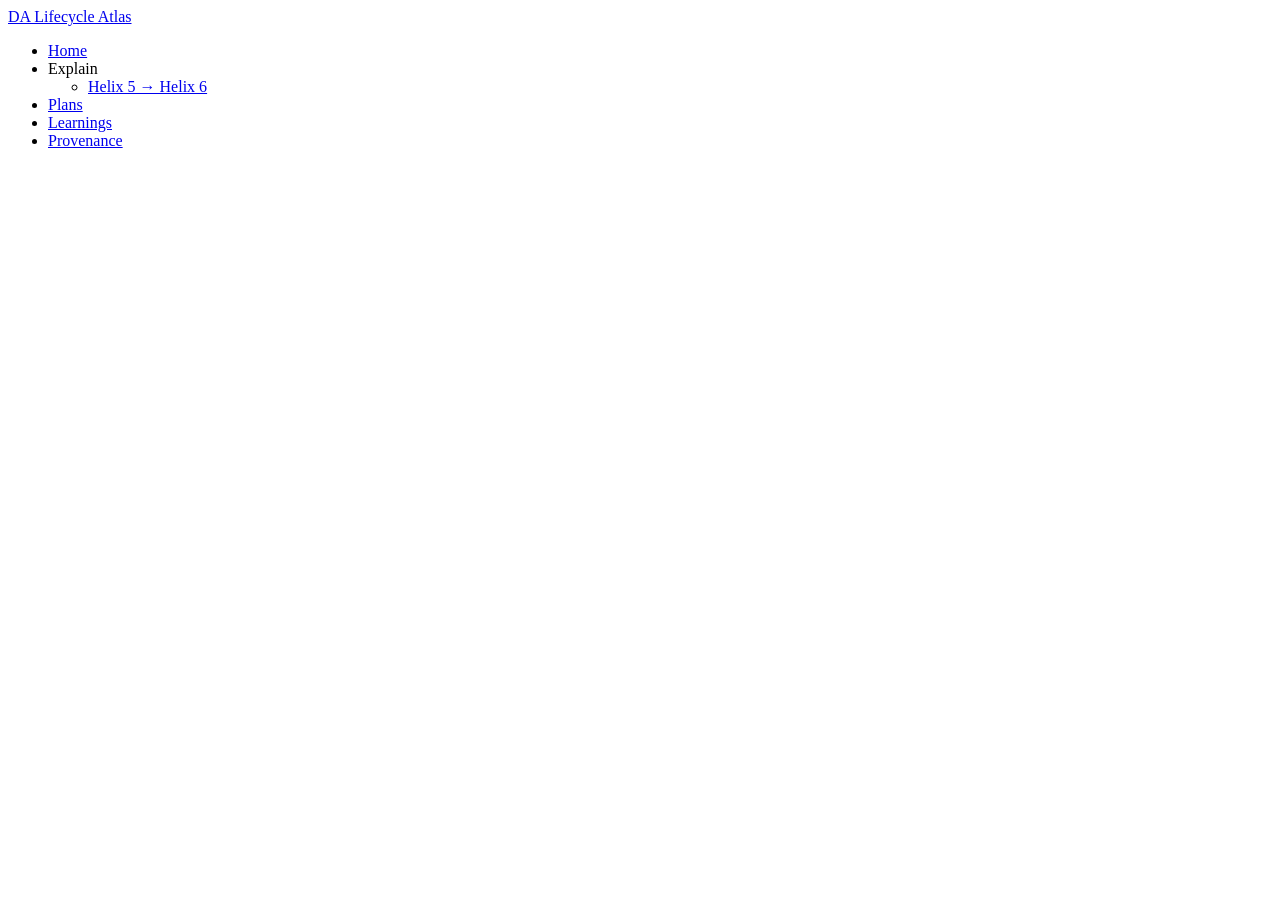
<file: atlas/fixtures/nav.html>
<body><header></header><main>
<div><p><a href="/"><span>DA Lifecycle Atlas</span></a></p></div>
<div><ul><li><a href="/">Home</a></li><li>Explain<ul><li><a href="/explainers/helix-5-to-helix-6">Helix 5 → Helix 6</a></li></ul></li><li><a href="/plans">Plans</a></li><li><a href="/learnings">Learnings</a></li><li><a href="/provenance">Provenance</a></li></ul></div>
<div></div>
</main><footer></footer></body>
</file>
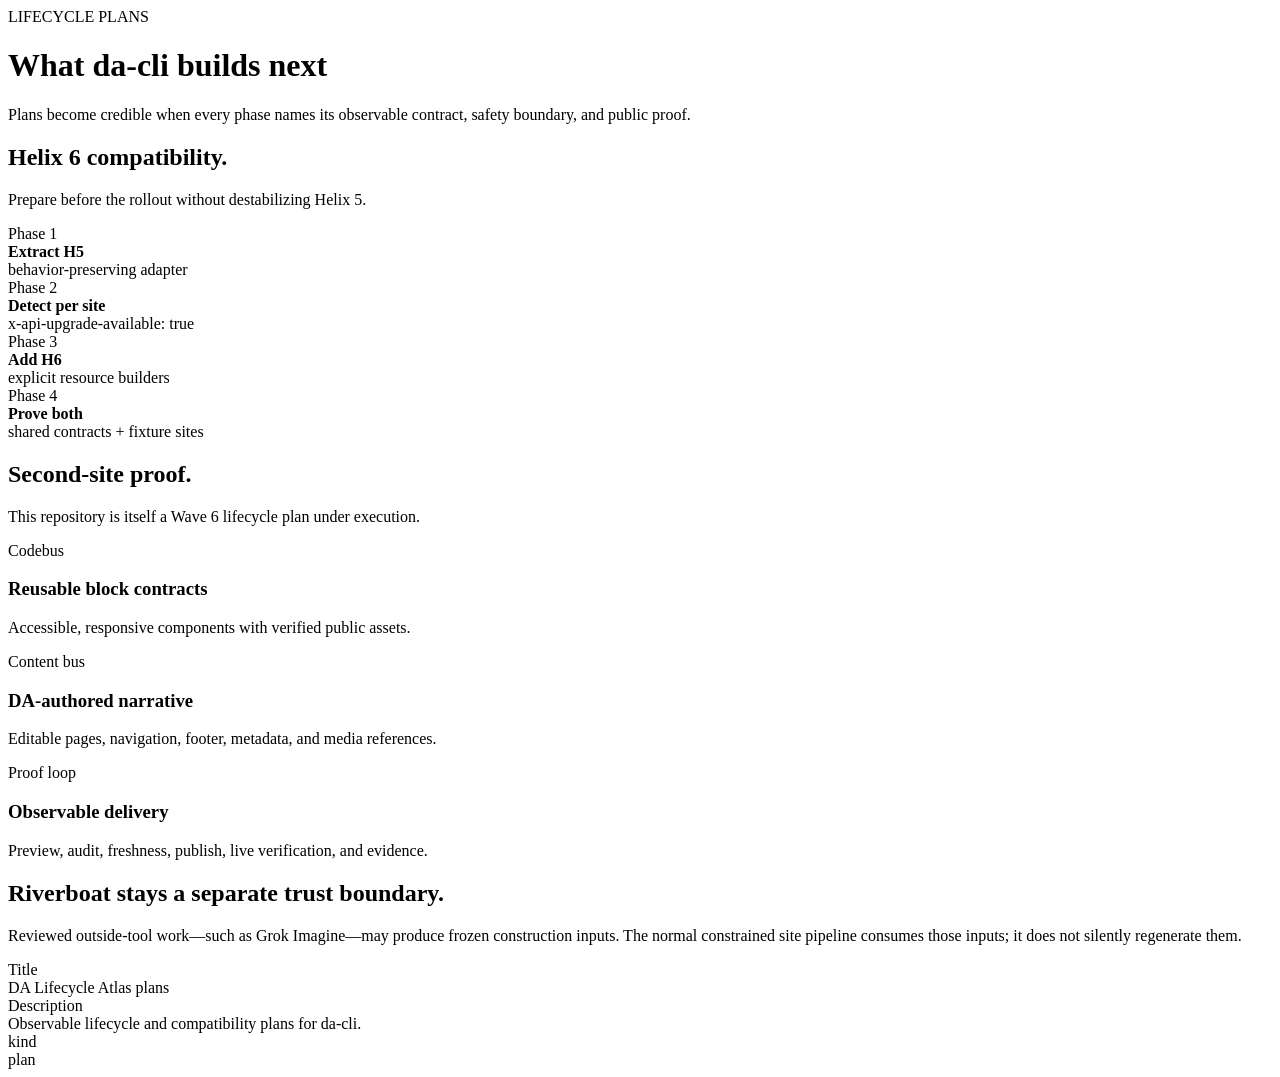
<file: atlas/fixtures/plans.html>
<body><header></header><main>
<div><div class="atlas-hero"><div><div><p>LIFECYCLE PLANS</p><h1>What da-cli builds next</h1><p>Plans become credible when every phase names its observable contract, safety boundary, and public proof.</p></div></div></div></div>
<div><h2>Helix 6 compatibility.</h2><p>Prepare before the rollout without destabilizing Helix 5.</p><div class="atlas-flow">
<div><div>Phase 1</div><div><strong>Extract H5</strong></div><div>behavior-preserving adapter</div></div>
<div><div>Phase 2</div><div><strong>Detect per site</strong></div><div>x-api-upgrade-available: true</div></div>
<div><div>Phase 3</div><div><strong>Add H6</strong></div><div>explicit resource builders</div></div>
<div><div>Phase 4</div><div><strong>Prove both</strong></div><div>shared contracts + fixture sites</div></div>
</div></div>
<div><h2>Second-site proof.</h2><p>This repository is itself a Wave 6 lifecycle plan under execution.</p><div class="atlas-grid readiness">
<div><div><p>Codebus</p><h3>Reusable block contracts</h3><p>Accessible, responsive components with verified public assets.</p></div></div>
<div><div><p>Content bus</p><h3>DA-authored narrative</h3><p>Editable pages, navigation, footer, metadata, and media references.</p></div></div>
<div><div><p>Proof loop</p><h3>Observable delivery</h3><p>Preview, audit, freshness, publish, live verification, and evidence.</p></div></div>
</div></div>
<div><h2>Riverboat stays a separate trust boundary.</h2><p>Reviewed outside-tool work—such as Grok Imagine—may produce frozen construction inputs. The normal constrained site pipeline consumes those inputs; it does not silently regenerate them.</p></div>
<div><div class="metadata"><div><div>Title</div><div>DA Lifecycle Atlas plans</div></div><div><div>Description</div><div>Observable lifecycle and compatibility plans for da-cli.</div></div><div><div>kind</div><div>plan</div></div></div></div>
</main><footer></footer></body>
</file>
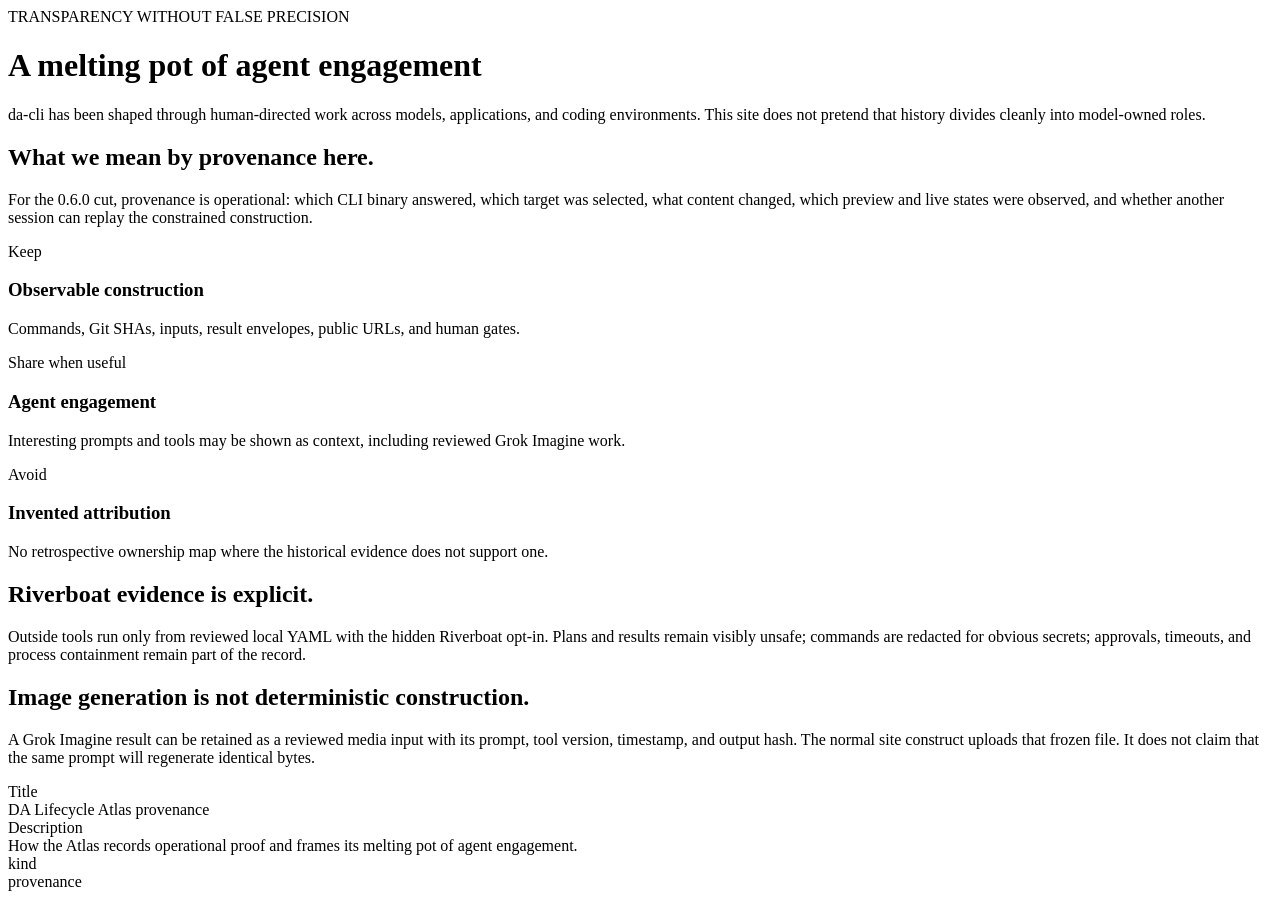
<file: atlas/fixtures/provenance.html>
<body><header></header><main>
<div><div class="atlas-hero"><div><div><p>TRANSPARENCY WITHOUT FALSE PRECISION</p><h1>A melting pot of agent engagement</h1><p>da-cli has been shaped through human-directed work across models, applications, and coding environments. This site does not pretend that history divides cleanly into model-owned roles.</p></div></div></div></div>
<div><h2>What we mean by provenance here.</h2><p>For the 0.6.0 cut, provenance is operational: which CLI binary answered, which target was selected, what content changed, which preview and live states were observed, and whether another session can replay the constrained construction.</p><div class="atlas-grid three-up">
<div><div><p>Keep</p><h3>Observable construction</h3><p>Commands, Git SHAs, inputs, result envelopes, public URLs, and human gates.</p></div></div>
<div><div><p>Share when useful</p><h3>Agent engagement</h3><p>Interesting prompts and tools may be shown as context, including reviewed Grok Imagine work.</p></div></div>
<div><div><p>Avoid</p><h3>Invented attribution</h3><p>No retrospective ownership map where the historical evidence does not support one.</p></div></div>
</div></div>
<div><h2>Riverboat evidence is explicit.</h2><p>Outside tools run only from reviewed local YAML with the hidden Riverboat opt-in. Plans and results remain visibly unsafe; commands are redacted for obvious secrets; approvals, timeouts, and process containment remain part of the record.</p></div>
<div><h2>Image generation is not deterministic construction.</h2><p>A Grok Imagine result can be retained as a reviewed media input with its prompt, tool version, timestamp, and output hash. The normal site construct uploads that frozen file. It does not claim that the same prompt will regenerate identical bytes.</p></div>
<div><div class="metadata"><div><div>Title</div><div>DA Lifecycle Atlas provenance</div></div><div><div>Description</div><div>How the Atlas records operational proof and frames its melting pot of agent engagement.</div></div><div><div>kind</div><div>provenance</div></div></div></div>
</main><footer></footer></body>
</file>
